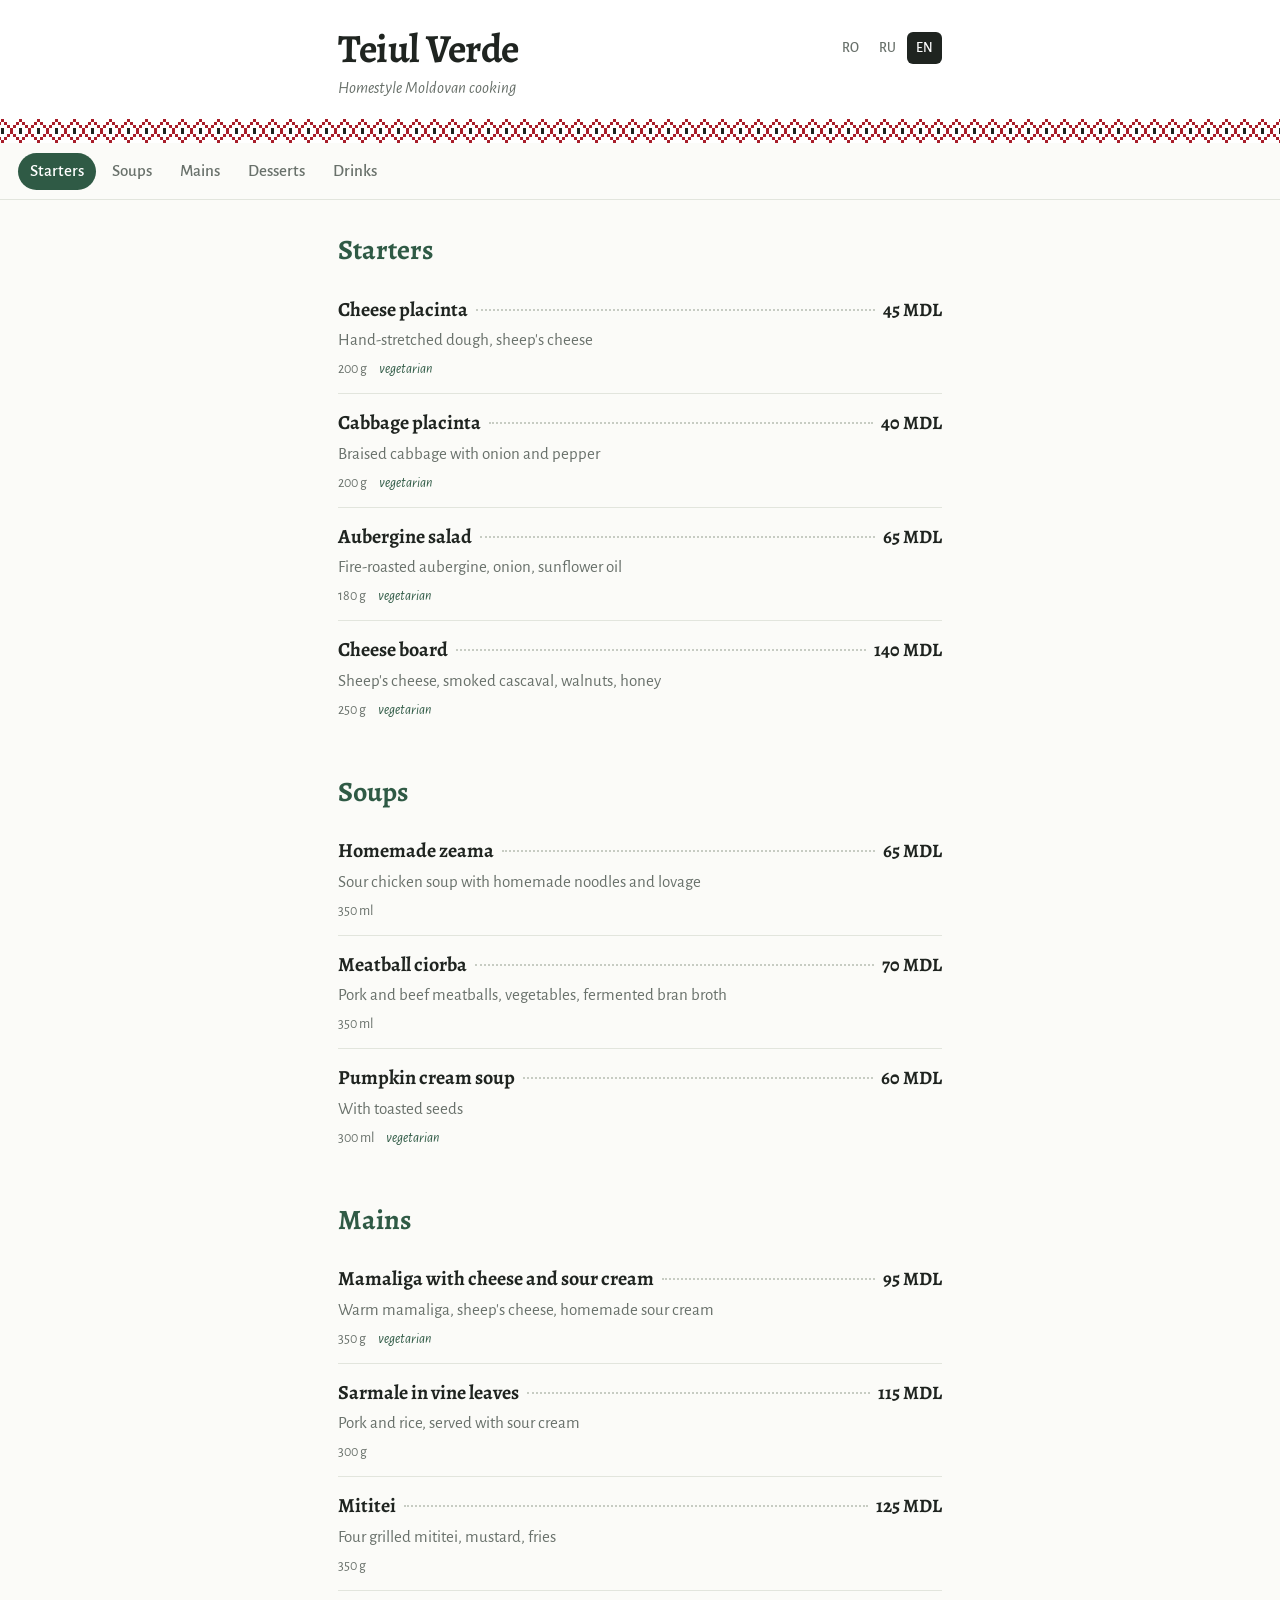
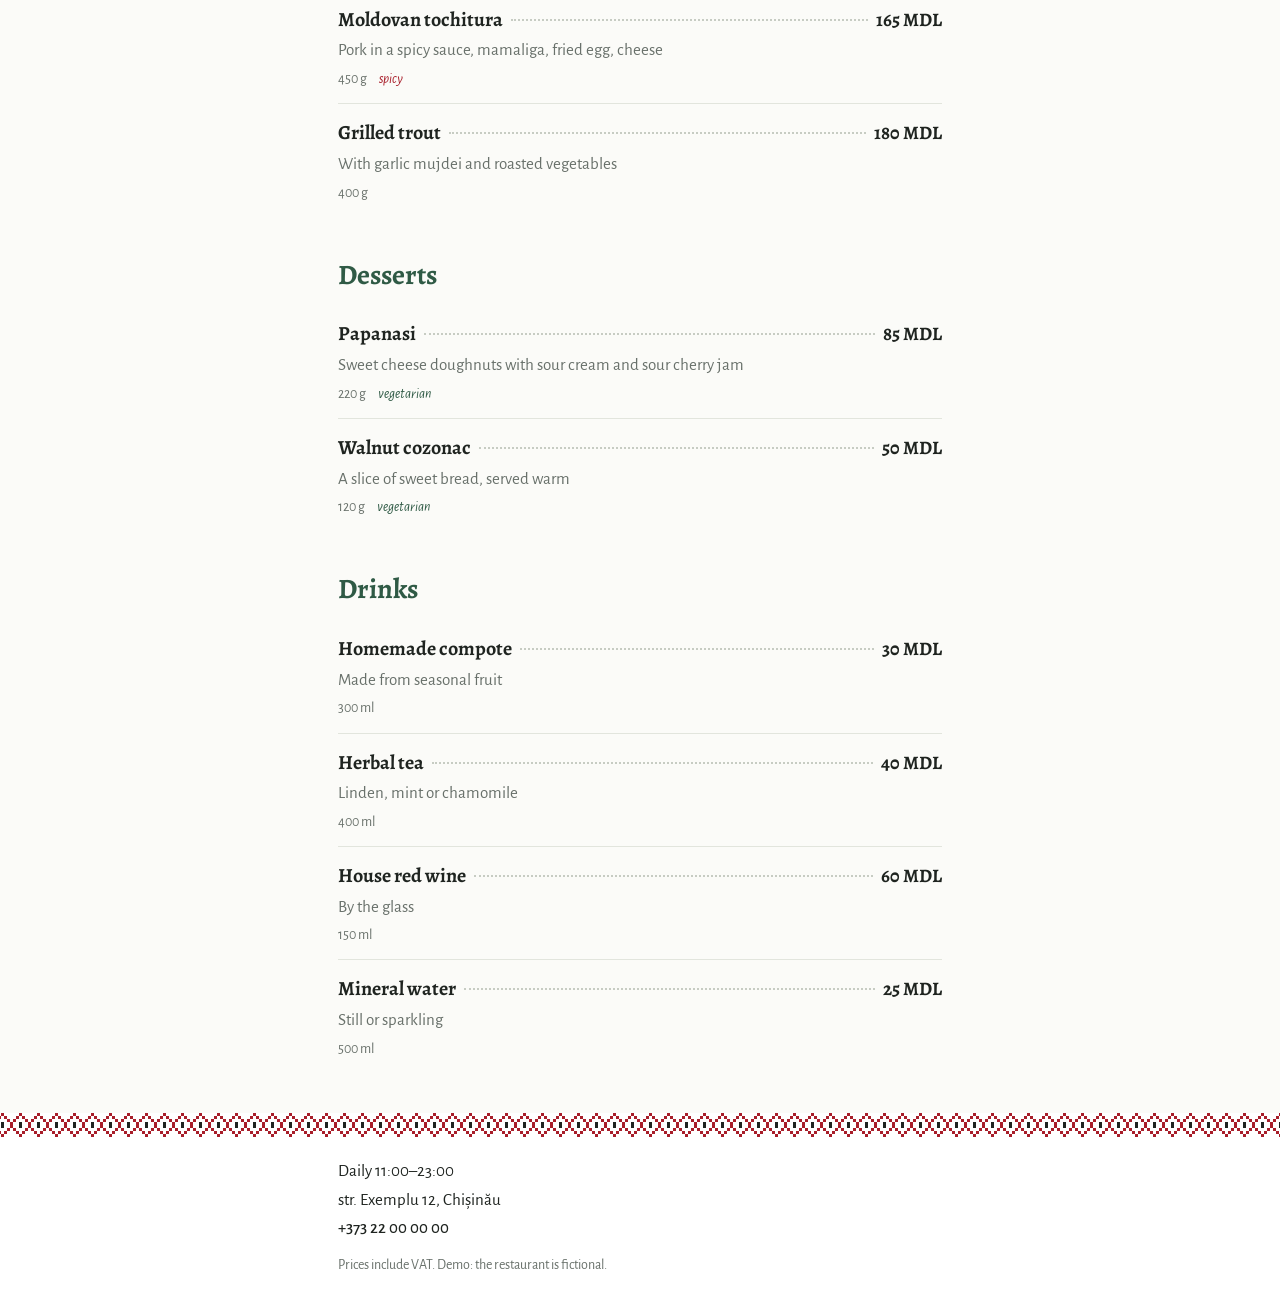
<file: index.html>
<!doctype html>
<html lang="ro">
<head>
<meta charset="utf-8">
<meta name="viewport" content="width=device-width, initial-scale=1">
<meta name="theme-color" content="#ffffff">
<title>Meniu</title>
<link rel="preconnect" href="https://fonts.googleapis.com">
<link rel="preconnect" href="https://fonts.gstatic.com" crossorigin>
<link rel="stylesheet" href="https://fonts.googleapis.com/css2?family=Alegreya:wght@500;700&family=Alegreya+Sans:ital,wght@0,400;0,500;1,400&display=swap">
<link rel="stylesheet" href="style.css">
</head>
<body>

<header class="top">
  <div class="wrap top-in">
    <div>
      <h1 id="name"></h1>
      <p id="tagline" class="tagline"></p>
    </div>
    <div class="langs" id="langs"></div>
  </div>
</header>
<div class="stripe" aria-hidden="true"></div>

<nav class="tabs" id="tabs"></nav>

<main class="wrap" id="menu"></main>

<footer class="foot">
  <div class="stripe" aria-hidden="true"></div>
  <div class="wrap">
    <p id="hours"></p>
    <p id="address"></p>
    <p><a id="phone"></a></p>
    <p id="note" class="note"></p>
  </div>
</footer>

<script src="menu.js"></script>
<script src="app.js"></script>
</body>
</html>
</file>
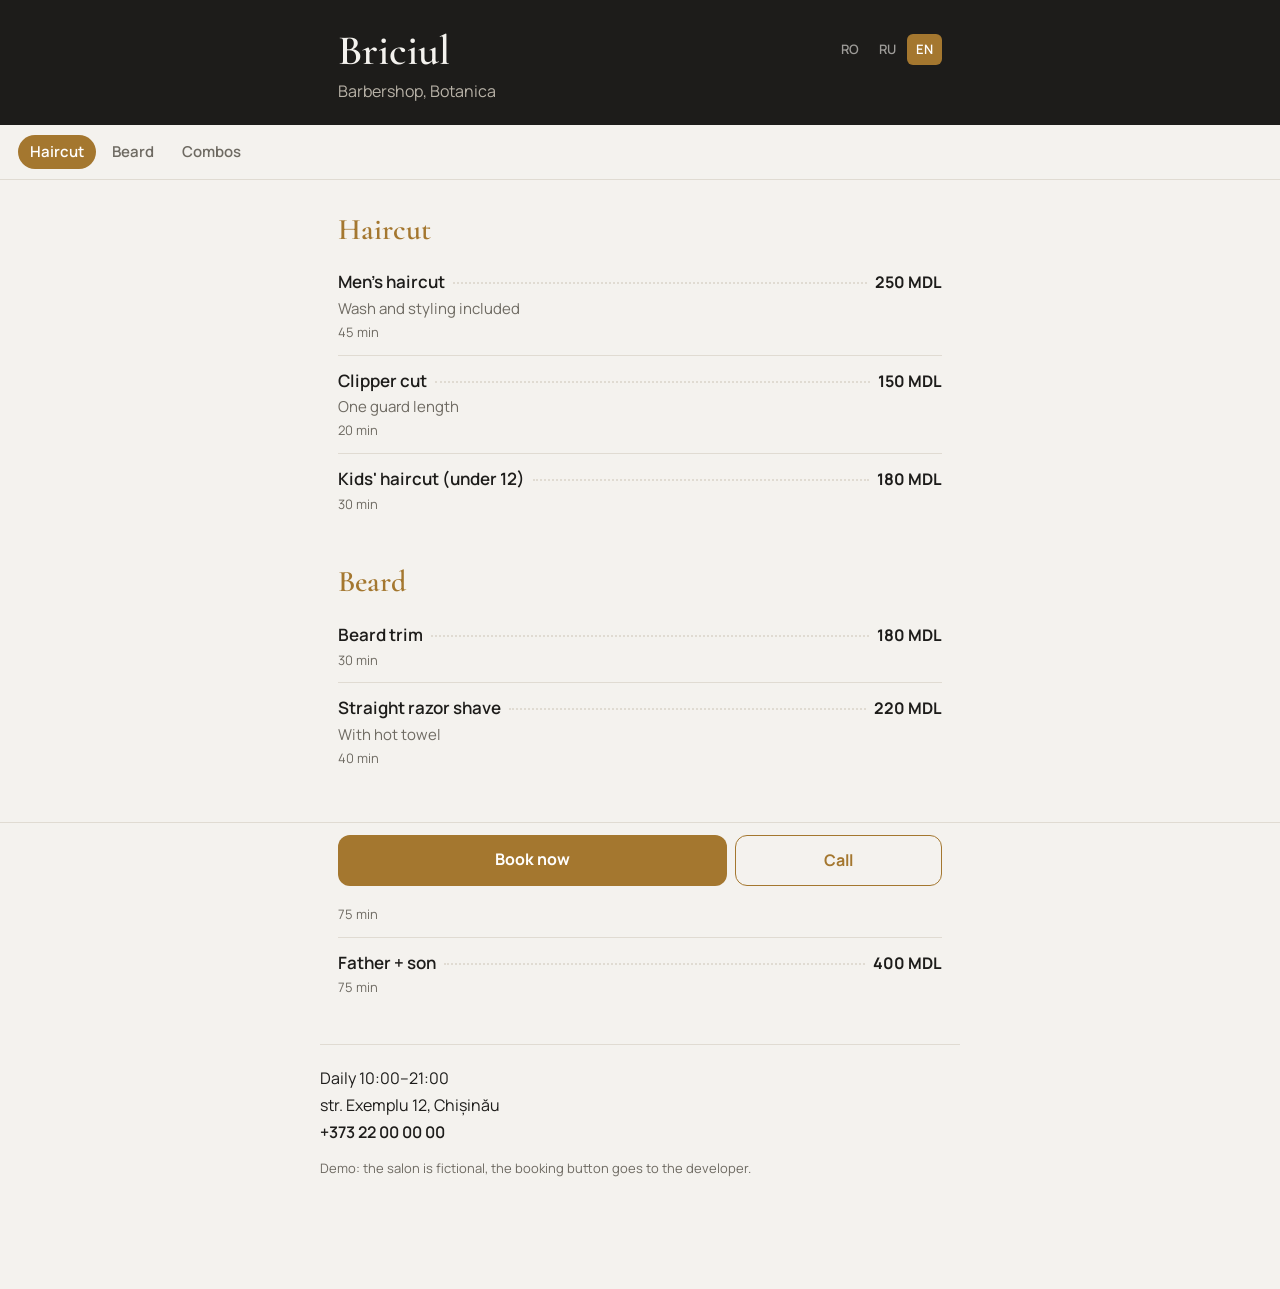
<file: barber/index.html>
<!doctype html>
<html lang="ro">
<head>
<meta charset="utf-8">
<meta name="viewport" content="width=device-width, initial-scale=1">
<meta name="theme-color" content="#1d1c1a">
<title>Prețuri</title>
<link rel="preconnect" href="https://fonts.googleapis.com">
<link rel="preconnect" href="https://fonts.gstatic.com" crossorigin>
<link rel="stylesheet" href="https://fonts.googleapis.com/css2?family=Cormorant+Garamond:wght@600&family=Manrope:wght@400;600;700&display=swap">
<link rel="stylesheet" href="../prices/style.css">
</head>
<body class="barber">

<header class="top">
  <div class="wrap top-in">
    <div>
      <h1 id="name"></h1>
      <p id="tagline" class="tagline"></p>
    </div>
    <div class="langs" id="langs"></div>
  </div>
</header>

<nav class="tabs" id="tabs"></nav>

<main class="wrap" id="list"></main>

<footer class="wrap foot">
  <p id="hours"></p>
  <p id="address"></p>
  <p><a id="phone"></a></p>
  <p id="note" class="note"></p>
</footer>

<div class="bar">
  <div class="wrap">
    <a id="book" target="_blank" rel="noopener"></a>
    <a id="call"></a>
  </div>
</div>

<script src="data.js"></script>
<script src="../prices/app.js"></script>
</body>
</html>
</file>
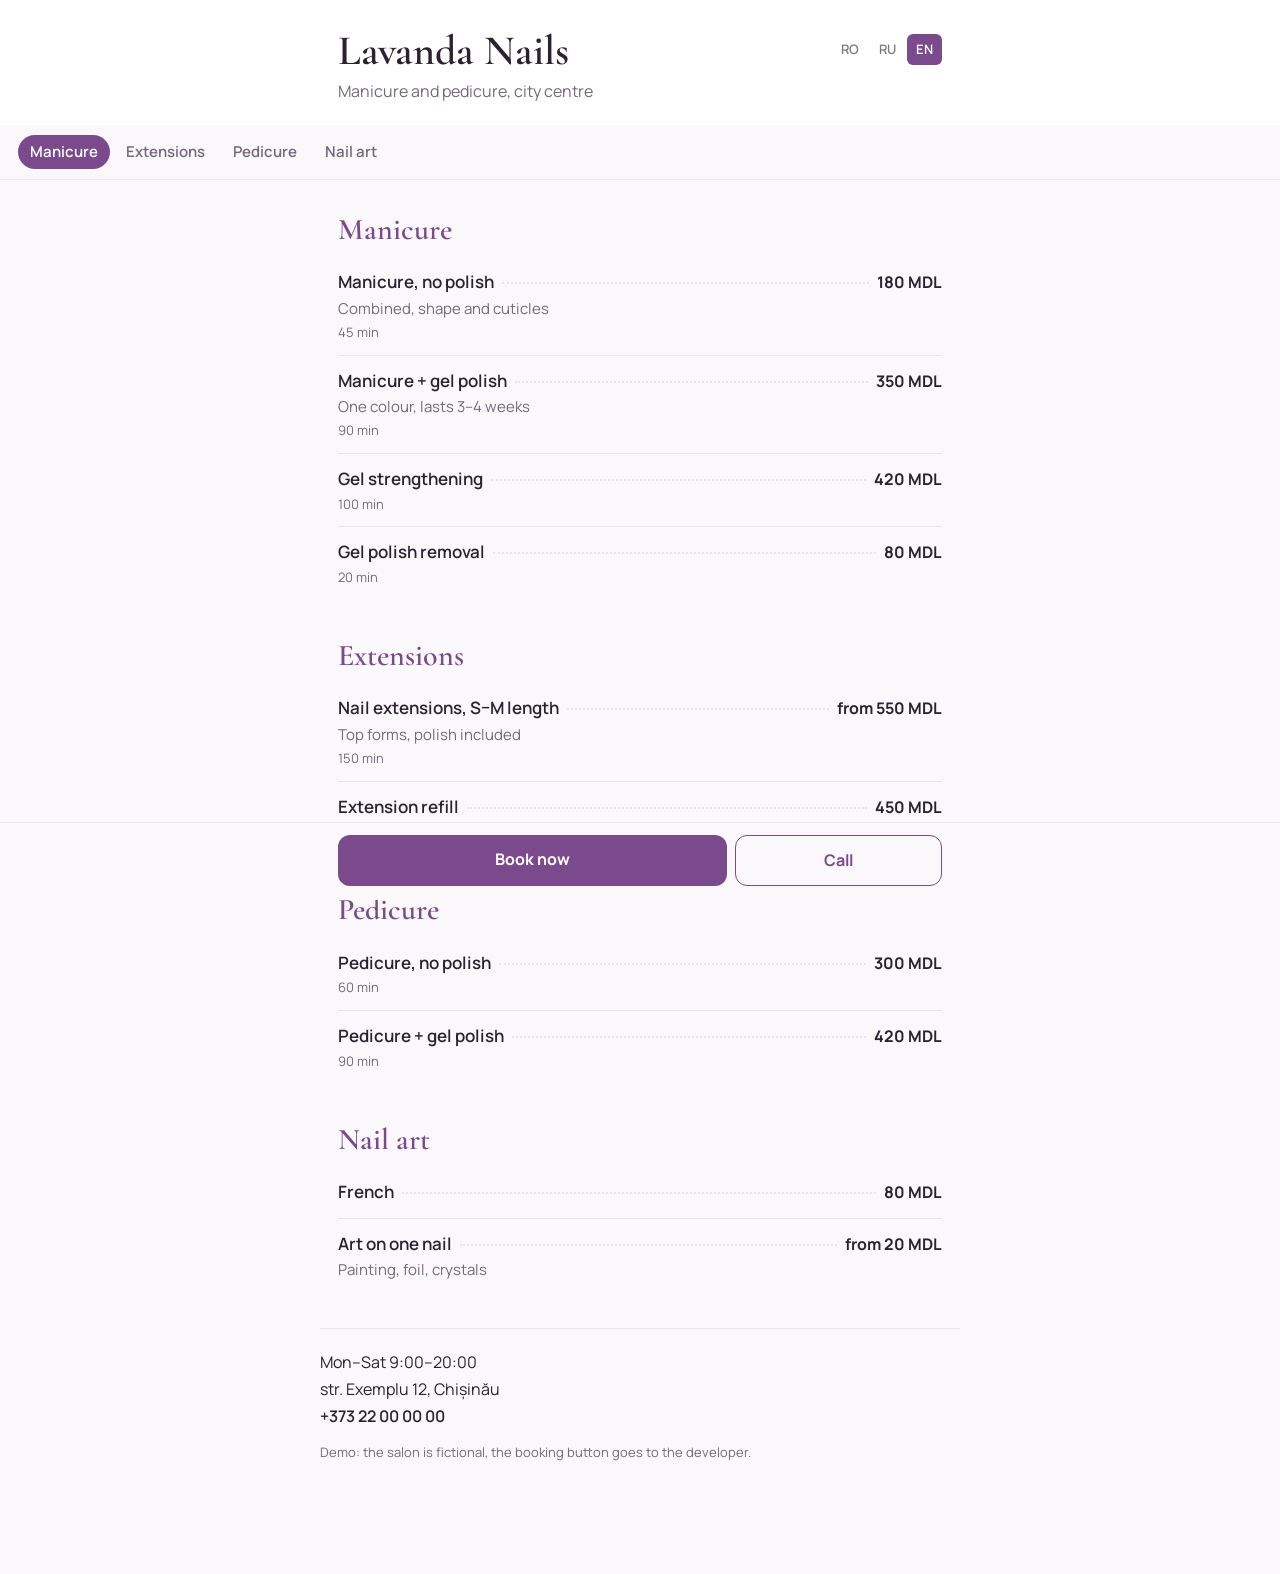
<file: salon/index.html>
<!doctype html>
<html lang="ro">
<head>
<meta charset="utf-8">
<meta name="viewport" content="width=device-width, initial-scale=1">
<meta name="theme-color" content="#ffffff">
<title>Prețuri</title>
<link rel="preconnect" href="https://fonts.googleapis.com">
<link rel="preconnect" href="https://fonts.gstatic.com" crossorigin>
<link rel="stylesheet" href="https://fonts.googleapis.com/css2?family=Cormorant+Garamond:wght@600&family=Manrope:wght@400;600;700&display=swap">
<link rel="stylesheet" href="../prices/style.css">
</head>
<body>

<header class="top">
  <div class="wrap top-in">
    <div>
      <h1 id="name"></h1>
      <p id="tagline" class="tagline"></p>
    </div>
    <div class="langs" id="langs"></div>
  </div>
</header>

<nav class="tabs" id="tabs"></nav>

<main class="wrap" id="list"></main>

<footer class="wrap foot">
  <p id="hours"></p>
  <p id="address"></p>
  <p><a id="phone"></a></p>
  <p id="note" class="note"></p>
</footer>

<div class="bar">
  <div class="wrap">
    <a id="book" target="_blank" rel="noopener"></a>
    <a id="call"></a>
  </div>
</div>

<script src="data.js"></script>
<script src="../prices/app.js"></script>
</body>
</html>
</file>
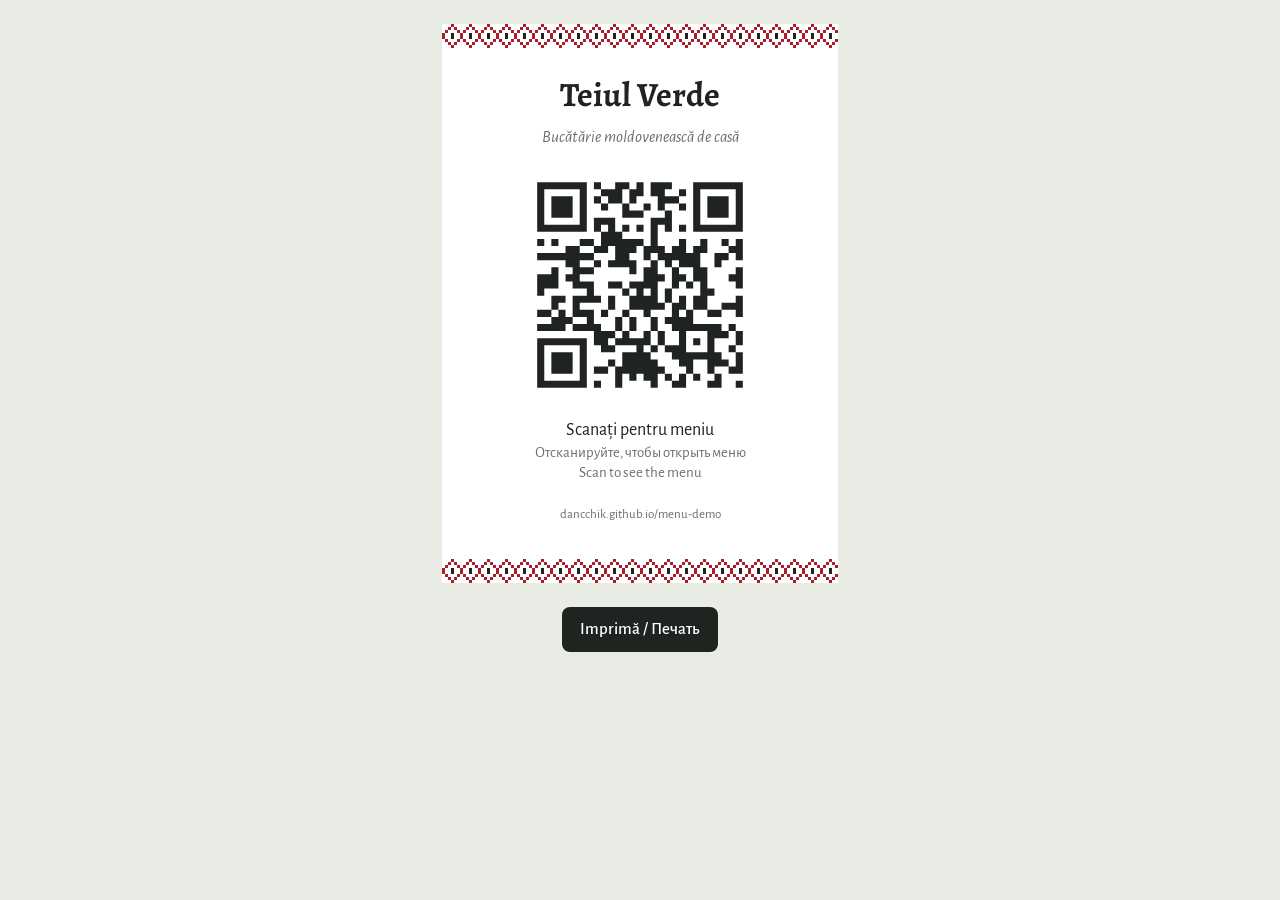
<file: qr.html>
<!doctype html>
<html lang="ro">
<head>
<meta charset="utf-8">
<meta name="viewport" content="width=device-width, initial-scale=1">
<title>Teiul Verde: QR</title>
<link rel="preconnect" href="https://fonts.googleapis.com">
<link rel="preconnect" href="https://fonts.gstatic.com" crossorigin>
<link rel="stylesheet" href="https://fonts.googleapis.com/css2?family=Alegreya:wght@500;700&family=Alegreya+Sans:ital,wght@0,400;0,500;1,400&display=swap">
<link rel="stylesheet" href="style.css">
<style>
  body { background: #e9ebe5; }

  .card {
    width: 105mm;
    min-height: 148mm;
    margin: 24px auto;
    background: #fff;
    display: flex;
    flex-direction: column;
    text-align: center;
  }
  .card-body { flex: 1; padding: 22px 26px; display: flex; flex-direction: column; align-items: center; }
  .card h1 { font-size: 34px; }
  .card .tagline { margin-bottom: 18px; }
  .card img { width: 62mm; height: 62mm; }
  .scan { margin: 16px 0 0; font-size: 18px; line-height: 1.35; }
  .scan span { display: block; color: var(--muted); font-size: 15px; }
  .url { margin-top: auto; padding-top: 14px; font-size: 13px; color: var(--muted); }

  .print { display: block; margin: 0 auto 32px; font: inherit; font-weight: 500; padding: 10px 18px; border: 0; border-radius: 8px; background: var(--ink); color: #fff; cursor: pointer; }

  @page { size: A6; margin: 0; }
  @media print {
    body { background: #fff; }
    .card { margin: 0; width: 105mm; height: 148mm; }
    .print { display: none; }
    .stripe { -webkit-print-color-adjust: exact; print-color-adjust: exact; }
  }
</style>
</head>
<body>

<div class="card">
  <div class="stripe" aria-hidden="true"></div>
  <div class="card-body">
    <h1>Teiul Verde</h1>
    <p class="tagline">Bucătărie moldovenească de casă</p>
    <img src="qr.svg" alt="QR: dancchik.github.io/menu-demo">
    <p class="scan">
      Scanați pentru meniu
      <span>Отсканируйте, чтобы открыть меню</span>
      <span>Scan to see the menu</span>
    </p>
    <p class="url">dancchik.github.io/menu-demo</p>
  </div>
  <div class="stripe" aria-hidden="true"></div>
</div>

<button class="print" type="button" onclick="print()">Imprimă / Печать</button>

</body>
</html>
</file>
<file: style.css>
:root {
  --bg: #fbfbf8;
  --ink: #1f2420;
  --muted: #69716b;
  --red: #a81e2a;
  --green: #2f5a45;
  --line: #e2e5dd;
}

* { box-sizing: border-box; }

html { scroll-behavior: smooth; }

body {
  margin: 0;
  background: var(--bg);
  color: var(--ink);
  font-family: "Alegreya Sans", "Segoe UI", sans-serif;
  font-size: 17px;
  line-height: 1.45;
}

a { color: inherit; }

h1, h2, h3 { font-family: "Alegreya", Georgia, serif; margin: 0; }

.wrap { max-width: 640px; margin: 0 auto; padding: 0 18px; }

/* Cross-stitch band, like the embroidery on a traditional shirt */
.stripe {
  height: 24px;
  background: #fff url("data:image/svg+xml,%3Csvg xmlns='http://www.w3.org/2000/svg' width='12' height='16' shape-rendering='crispEdges'%3E%3Cg fill='%23a81e2a'%3E%3Crect x='0' y='0' width='2' height='2'/%3E%3Crect x='2' y='2' width='2' height='2'/%3E%3Crect x='4' y='4' width='2' height='2'/%3E%3Crect x='6' y='6' width='2' height='2'/%3E%3Crect x='8' y='4' width='2' height='2'/%3E%3Crect x='10' y='2' width='2' height='2'/%3E%3Crect x='0' y='14' width='2' height='2'/%3E%3Crect x='2' y='12' width='2' height='2'/%3E%3Crect x='4' y='10' width='2' height='2'/%3E%3Crect x='6' y='8' width='2' height='2'/%3E%3Crect x='8' y='10' width='2' height='2'/%3E%3Crect x='10' y='12' width='2' height='2'/%3E%3C/g%3E%3Cg fill='%231f2420'%3E%3Crect x='0' y='6' width='2' height='4'/%3E%3C/g%3E%3C/svg%3E") repeat-x center / 18px 24px;
  image-rendering: pixelated;
}

.top { background: #fff; }
.top-in {
  display: flex;
  justify-content: space-between;
  align-items: flex-start;
  gap: 12px;
  padding-top: 28px;
  padding-bottom: 18px;
}

.top h1 { font-size: 40px; line-height: 1.05; letter-spacing: -.5px; }
.tagline { margin: 6px 0 0; color: var(--muted); font-style: italic; }

.langs { display: flex; gap: 2px; flex-shrink: 0; margin-top: 4px; }
.langs button {
  font: inherit;
  font-size: 14px;
  font-weight: 500;
  padding: 6px 9px;
  border: 0;
  border-radius: 6px;
  background: none;
  color: var(--muted);
  cursor: pointer;
}
.langs button[aria-pressed="true"] { background: var(--ink); color: #fff; }

.tabs {
  position: sticky;
  top: 0;
  z-index: 5;
  display: flex;
  gap: 4px;
  overflow-x: auto;
  scrollbar-width: none;
  padding: 10px 18px;
  background: rgba(251, 251, 248, .95);
  border-bottom: 1px solid var(--line);
}
.tabs::-webkit-scrollbar { display: none; }
.tabs a {
  flex-shrink: 0;
  padding: 6px 12px;
  border-radius: 999px;
  text-decoration: none;
  font-weight: 500;
  color: var(--muted);
}
.tabs a.active { background: var(--green); color: #fff; }

.cat { padding: 30px 0 8px; scroll-margin-top: 56px; }
.cat h2 { font-size: 28px; color: var(--green); margin-bottom: 10px; }

.dish { padding: 14px 0; border-bottom: 1px solid var(--line); }
.dish:last-child { border-bottom: 0; }

.dish-row { display: flex; align-items: baseline; gap: 8px; }
.dish h3 { font-size: 20px; font-weight: 700; }
.leader { flex: 1; min-width: 16px; border-bottom: 2px dotted #c7ccc3; transform: translateY(-5px); }
.price { font-family: "Alegreya", Georgia, serif; font-size: 19px; font-weight: 700; white-space: nowrap; }

.desc { margin: 4px 0 0; color: var(--muted); max-width: 46ch; }

.meta { display: flex; flex-wrap: wrap; gap: 6px 12px; margin: 6px 0 0; font-size: 14px; color: var(--muted); }
.tag { font-style: italic; }
.tag-veg { color: var(--green); }
.tag-spicy { color: var(--red); }

.foot { margin-top: 32px; background: #fff; padding-bottom: 32px; }
.foot .wrap { padding-top: 18px; }
.foot p { margin: 4px 0; }
.foot a { text-decoration: none; font-weight: 500; }
.note { margin-top: 14px !important; font-size: 14px; color: var(--muted); }

a:focus-visible, button:focus-visible { outline: 2px solid var(--green); outline-offset: 2px; }

@media (prefers-reduced-motion: reduce) {
  html { scroll-behavior: auto; }
}
</file>
<file: prices/style.css>
:root {
  --bg: #faf8fa;
  --card: #fff;
  --ink: #2a2230;
  --muted: #74697a;
  --accent: #7b4a8c;
  --line: #ebe4ee;
}

body.barber {
  --bg: #f4f2ee;
  --card: #1d1c1a;
  --ink: #1d1c1a;
  --muted: #6e6a62;
  --accent: #a4772f;
  --line: #e0dbd2;
}

* { box-sizing: border-box; }

html { scroll-behavior: smooth; }

body {
  margin: 0;
  background: var(--bg);
  color: var(--ink);
  font-family: "Manrope", "Segoe UI", sans-serif;
  font-size: 16px;
  line-height: 1.45;
  padding-bottom: 84px;
}

a { color: inherit; }

h1, h2, h3 { margin: 0; }
h1, h2 { font-family: "Cormorant Garamond", Georgia, serif; }

.wrap { max-width: 640px; margin: 0 auto; padding: 0 18px; }

.top { background: var(--card); }
.barber .top { color: #f4f2ee; }
.top-in {
  display: flex;
  justify-content: space-between;
  align-items: flex-start;
  gap: 12px;
  padding-top: 30px;
  padding-bottom: 22px;
}
.top h1 { font-size: 42px; font-weight: 600; line-height: 1; }
.tagline { margin: 8px 0 0; color: var(--muted); }
.barber .tagline { color: #b9b3a8; }

.langs { display: flex; gap: 2px; flex-shrink: 0; margin-top: 4px; }
.langs button {
  font: inherit;
  font-size: 13px;
  font-weight: 600;
  padding: 6px 9px;
  border: 0;
  border-radius: 6px;
  background: none;
  color: inherit;
  opacity: .6;
  cursor: pointer;
}
.langs button[aria-pressed="true"] { background: var(--accent); color: #fff; opacity: 1; }

.tabs {
  position: sticky;
  top: 0;
  z-index: 5;
  display: flex;
  gap: 4px;
  overflow-x: auto;
  scrollbar-width: none;
  padding: 10px 18px;
  background: var(--bg);
  border-bottom: 1px solid var(--line);
}
.tabs::-webkit-scrollbar { display: none; }
.tabs a {
  flex-shrink: 0;
  padding: 6px 12px;
  border-radius: 999px;
  text-decoration: none;
  font-size: 15px;
  font-weight: 600;
  color: var(--muted);
}
.tabs a.active { background: var(--accent); color: #fff; }

.cat { padding: 28px 0 6px; scroll-margin-top: 56px; }
.cat h2 { font-size: 30px; font-weight: 600; color: var(--accent); margin-bottom: 6px; }

.item { padding: 13px 0; border-bottom: 1px solid var(--line); }
.item:last-child { border-bottom: 0; }

.row { display: flex; align-items: baseline; gap: 8px; }
.item h3 { font-size: 17px; font-weight: 600; }
.leader { flex: 1; min-width: 16px; border-bottom: 2px dotted var(--line); transform: translateY(-4px); }
.price { font-weight: 700; white-space: nowrap; }

.desc { margin: 3px 0 0; color: var(--muted); font-size: 15px; max-width: 46ch; }
.meta { margin: 3px 0 0; font-size: 13px; color: var(--muted); }

.foot { margin-top: 28px; padding: 18px 0 24px; border-top: 1px solid var(--line); }
.foot p { margin: 4px 0; }
.foot a { text-decoration: none; font-weight: 600; }
.note { margin-top: 14px !important; font-size: 13px; color: var(--muted); }

.bar {
  position: fixed;
  left: 0;
  right: 0;
  bottom: 0;
  z-index: 10;
  background: var(--bg);
  border-top: 1px solid var(--line);
}
.bar .wrap { display: flex; gap: 8px; padding-top: 12px; padding-bottom: 14px; }
.bar a {
  flex: 1;
  padding: 13px 10px;
  border-radius: 12px;
  text-align: center;
  text-decoration: none;
  font-weight: 700;
}
#book { flex: 2; background: var(--accent); color: #fff; }
#call { border: 1.5px solid var(--accent); color: var(--accent); }

a:focus-visible, button:focus-visible { outline: 2px solid var(--accent); outline-offset: 2px; }

@media (prefers-reduced-motion: reduce) {
  html { scroll-behavior: auto; }
}
</file>
